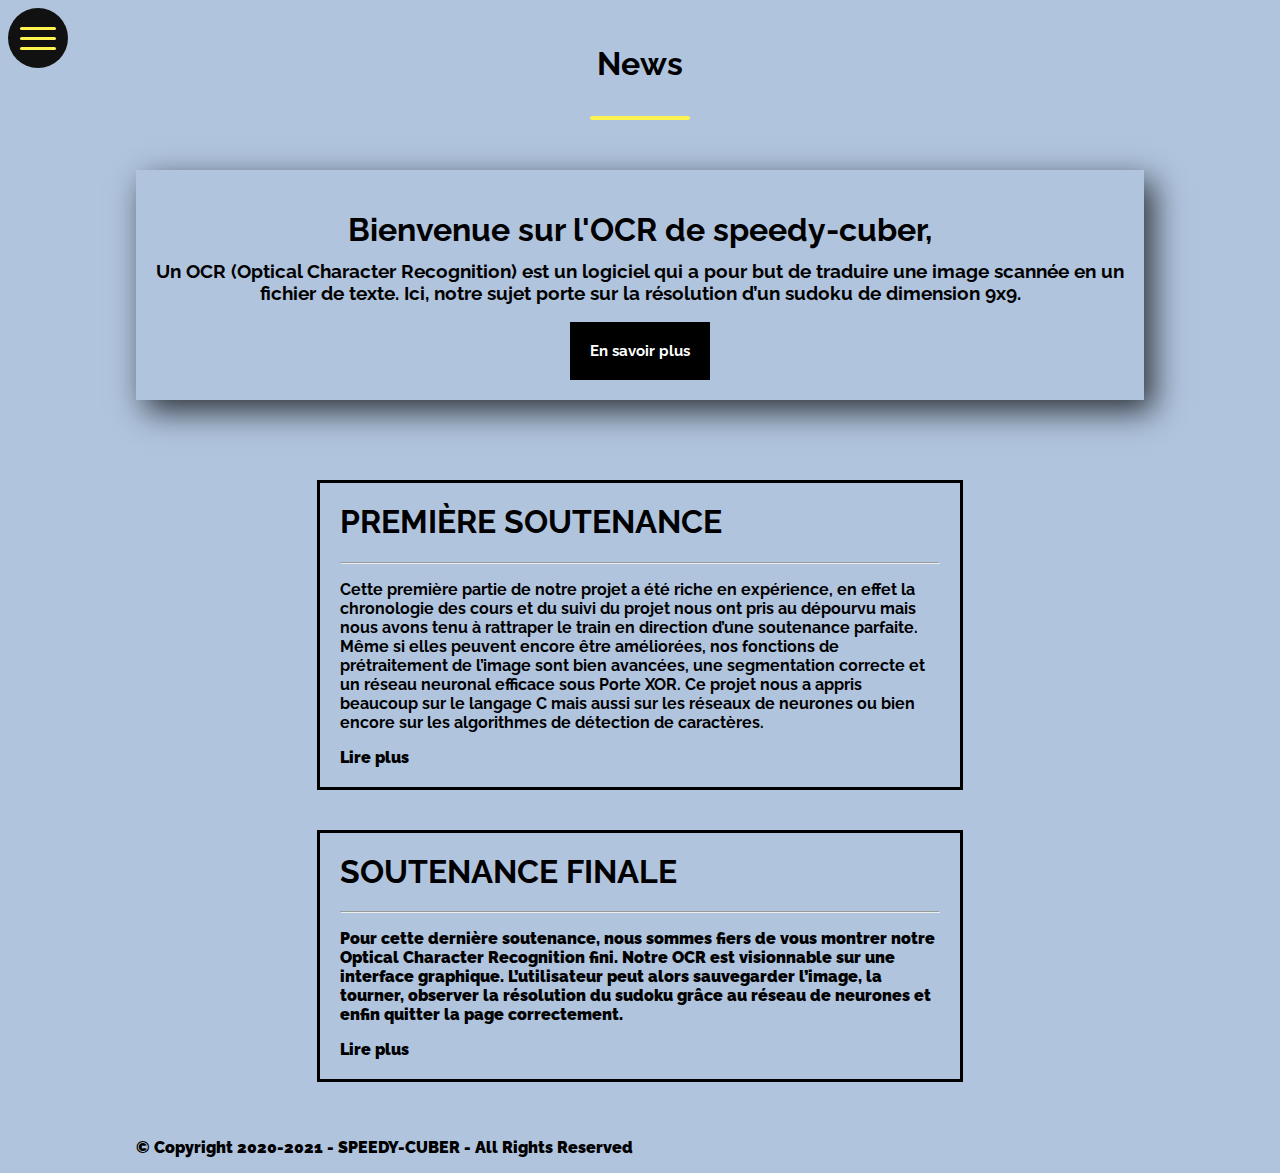
<file: actuals.html>
<!DOCTYPE html>
<html>
	<head>
		<meta charset="UTF-8" />
		<link rel="stylesheet" type="text/css" href="css/menu.css">
		<link rel="stylesheet" type="text/css" href="css/newspaper.css">
		<title>News</title>
	</head>

	<body>
		<!--hamburger-->
		<div class= "menu_container">
			<input type="checkbox" class="toggler">
			<div class="hamburger">
				<div></div>
			</div>
			<div class="menu">
				<div>
					<div>
						<ul style ="list-style-type: none;">
							<li><a href="index.html">Accueil</a>
							<li><a href="actuals.html">Actualités</a>
							<li><a href="photos.html">Galerie</a>
							<li><a href="Contacts.html">Contacts</a>
						</ul>
					</div>
				</div>
			</div>
		</div>
		<!--hamburger-->

		<div class="title">
			<h1>News</h1>
		</div>

		<div class="header">
			<h1>Bienvenue sur l'OCR de speedy-cuber,</h1>
			<h3>Un OCR (Optical Character Recognition) est un logiciel qui a
				pour but de traduire une image scannée en un fichier de texte. 
				Ici, notre sujet porte sur la résolution d’un sudoku de
				dimension 9x9.</h3>
			<a class="button" href="downloads/ocr_sudoku_solver_fr.pdf" download><strong>En savoir plus</a>
		</div>

		<div class="cartes">
			<div class="carte">
				<h1>Première soutenance</h1>
				<hr />
				<p>	Cette première partie de notre projet a été riche en
					expérience, en effet la chronologie des cours et du suivi du
					projet nous ont pris au dépourvu mais nous avons tenu à
					rattraper le train en direction d’une soutenance parfaite. Même
					si elles peuvent encore être améliorées, nos fonctions de
					prétraitement de l’image sont bien avancées, une segmentation
					correcte et un réseau neuronal efficace sous Porte XOR. Ce
					projet nous a appris beaucoup sur le langage C mais aussi sur
					les réseaux de neurones ou bien encore sur les algorithmes de
					détection de caractères.</p>
				<p>	</p>
				<a class="button" href="downloads/Rapport_1.pdf" download><strong>Lire plus</a>
			</div>
			<div class="carte">
				<h1>Soutenance finale</h1>
				<hr />
				<p>Pour cette dernière soutenance, nous sommes fiers de vous
					montrer notre Optical Character Recognition fini.
					Notre OCR est visionnable sur une interface graphique.
					L’utilisateur peut alors sauvegarder l’image, la tourner,
					observer la résolution du sudoku grâce au réseau de neurones
					et enfin quitter la page correctement.</p>
				<p></p>
				<p></p>
				<a class="button" href="downloads/rapport_2.pdf" download><strong>Lire plus</a>
			</div>

		</div>

		<footer>
			<p>&copy; Copyright  2020-2021 - SPEEDY-CUBER - All Rights Reserved</p>
		</footer>
	</body>
</html>
</file>
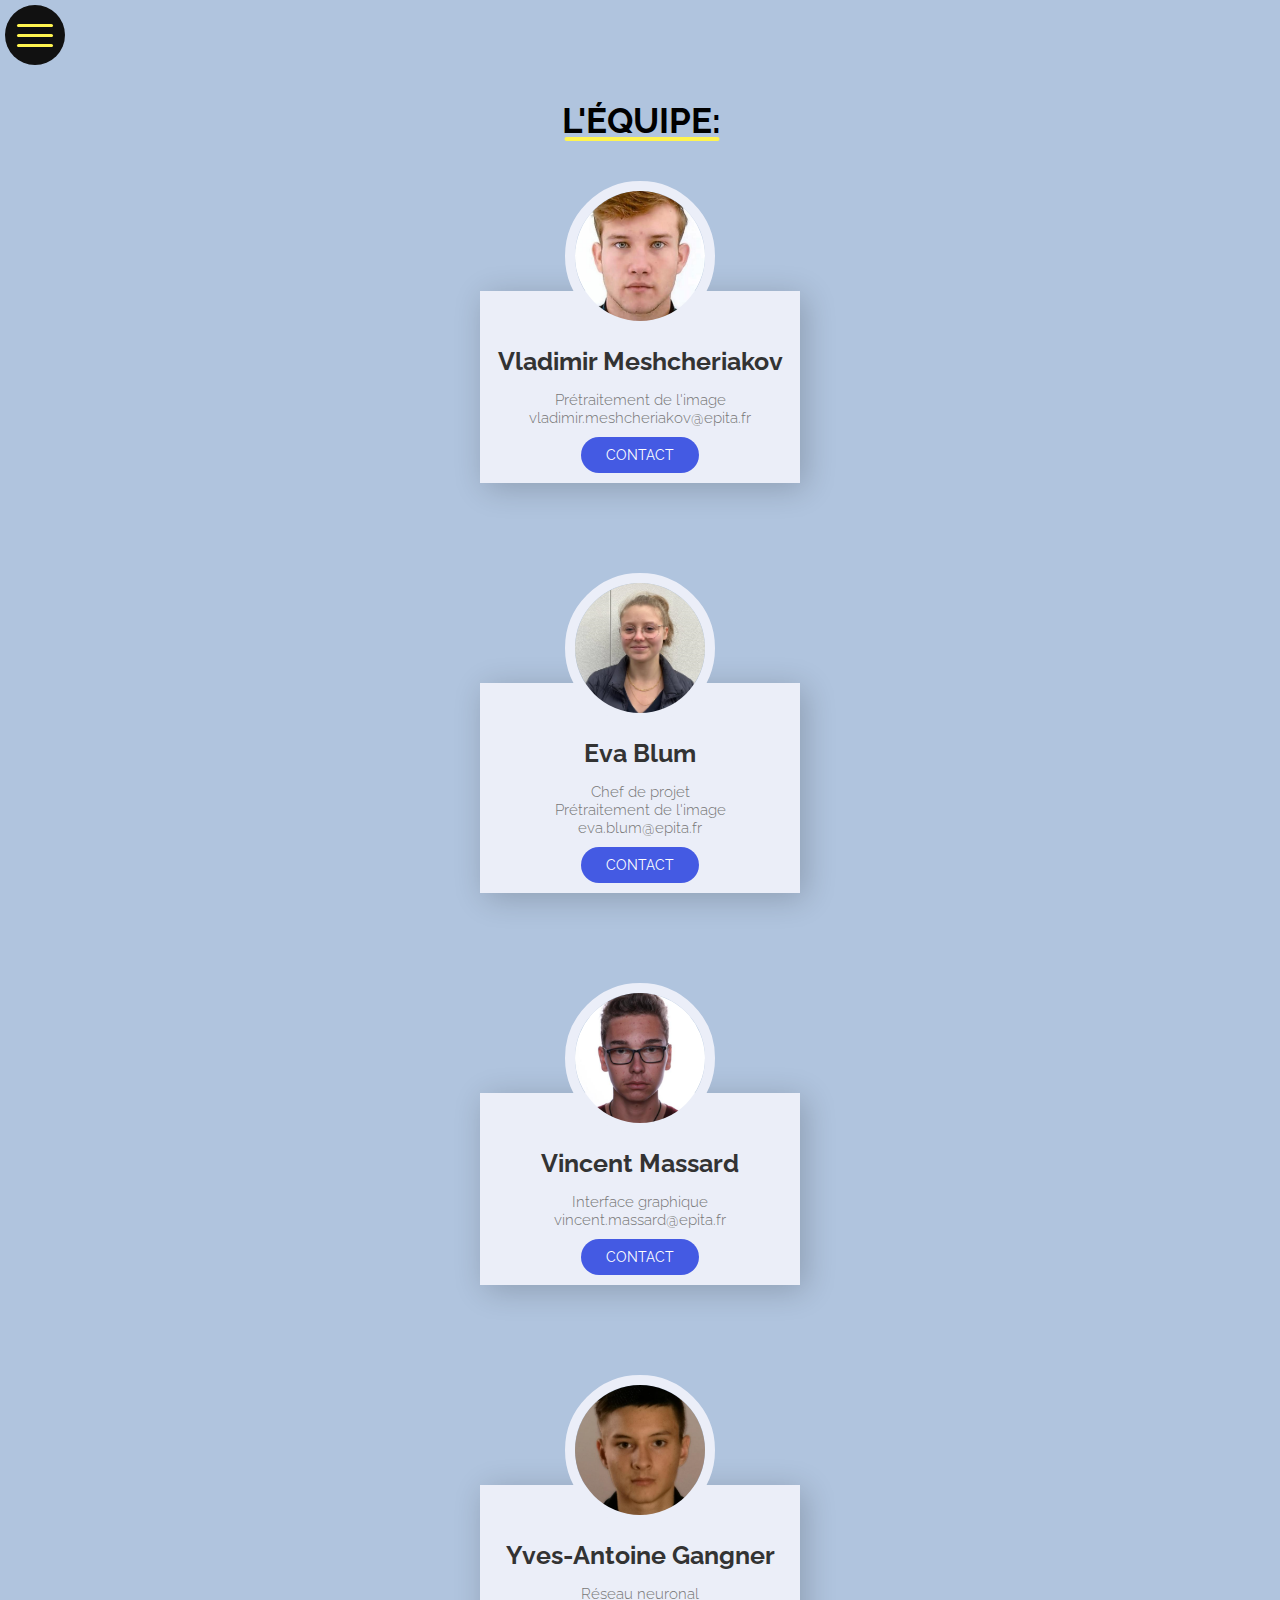
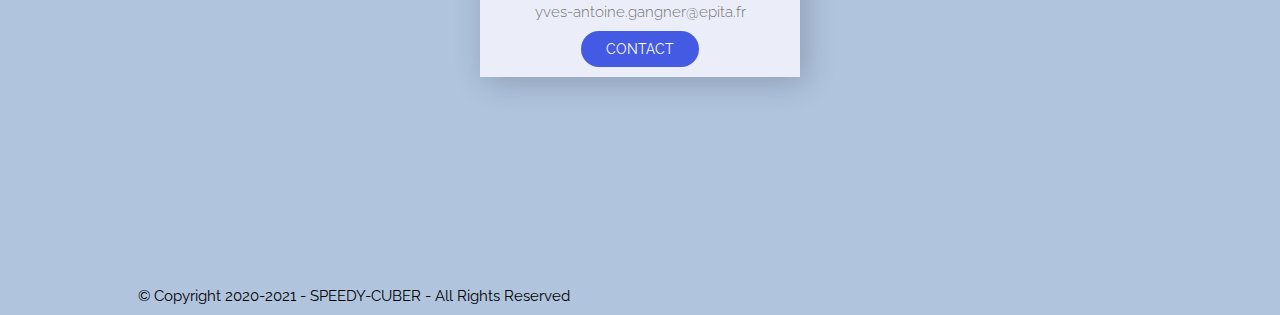
<file: Contacts.html>
<!DOCTYPE html>
<html>
	<head>
		<meta charset="UTF-8" />
		<link rel="stylesheet" type="text/css" href="css/menu.css">
		<link rel="stylesheet" type="text/css" href="css/contact.css">
		<title>Contacts</title>
	</head>

	<body>
		<!--hamburger-->
		<div class= "menu_container">
			<input type="checkbox" class="toggler">
			<div class="hamburger">
				<div></div>
			</div>
			<div class="menu">
				<div>
					<div>
						<ul>
							<li><a href="index.html">Accueil</a>
							<li><a href="actuals.html">Actualités</a>
							<li><a href="Contacts.html">Contacts</a>
							<li><a href="photos.html">Galerie</a>
						</ul>
					</div>
				</div>
			</div>
		</div>
		<!--hamburger-->
		<section>
			<div class="contain">
				<h1 class="heading">L'équipe:</h1>
				<div class="card-wrapper">
					<div class="card">
						<img class="profile-img" src="img/tete_vlad.png" alt="">
						<h2>Vladimir Meshcheriakov</h2>
						<p>Prétraitement de l'image</p>
						<p></p>
						<p></p>
						<p>vladimir.meshcheriakov@epita.fr</p>
						<a href="https://www.outlook.com" class="btn" target="_BLANK">Contact</a>
					</div>
					<div class="card">
						<img class="profile-img" src="img/tete_eva.jpg" alt="">
						<h2>Eva Blum</h2>
						<p>Chef de projet</p>
						<p>Prétraitement de l'image</p>
						<p>eva.blum@epita.fr</p>
						<a href="https://www.outlook.com" class="btn" target="_BLANK">Contact</a>
					</div>
					<div class="card">
						<img class="profile-img" src="img/tete_vincent.png" alt="">
						<h2>Vincent Massard</h2>
						<p>Interface graphique</p>
						<p></p>
						<p>vincent.massard@epita.fr</p>
						<a href="https://www.outlook.com" class="btn" target="_BLANK">Contact</a>
					</div>
					<div class="card">
						<img class="profile-img" src="img/tete_yves-antoine.png" alt="">
						<h2>Yves-Antoine Gangner</h2>
						<p>Réseau neuronal</p>
						<p>  </p>
						<p>yves-antoine.gangner@epita.fr</p>
						<a href="https://www.outlook.com" class="btn" target="_BLANK">Contact</a>
					</div>
				</div>
			</div>

		</section>

		<footer>
				<p>&copy; Copyright  2020-2021 - SPEEDY-CUBER - All Rights Reserved</p>
		</footer>
	</body>
</html>
</file>
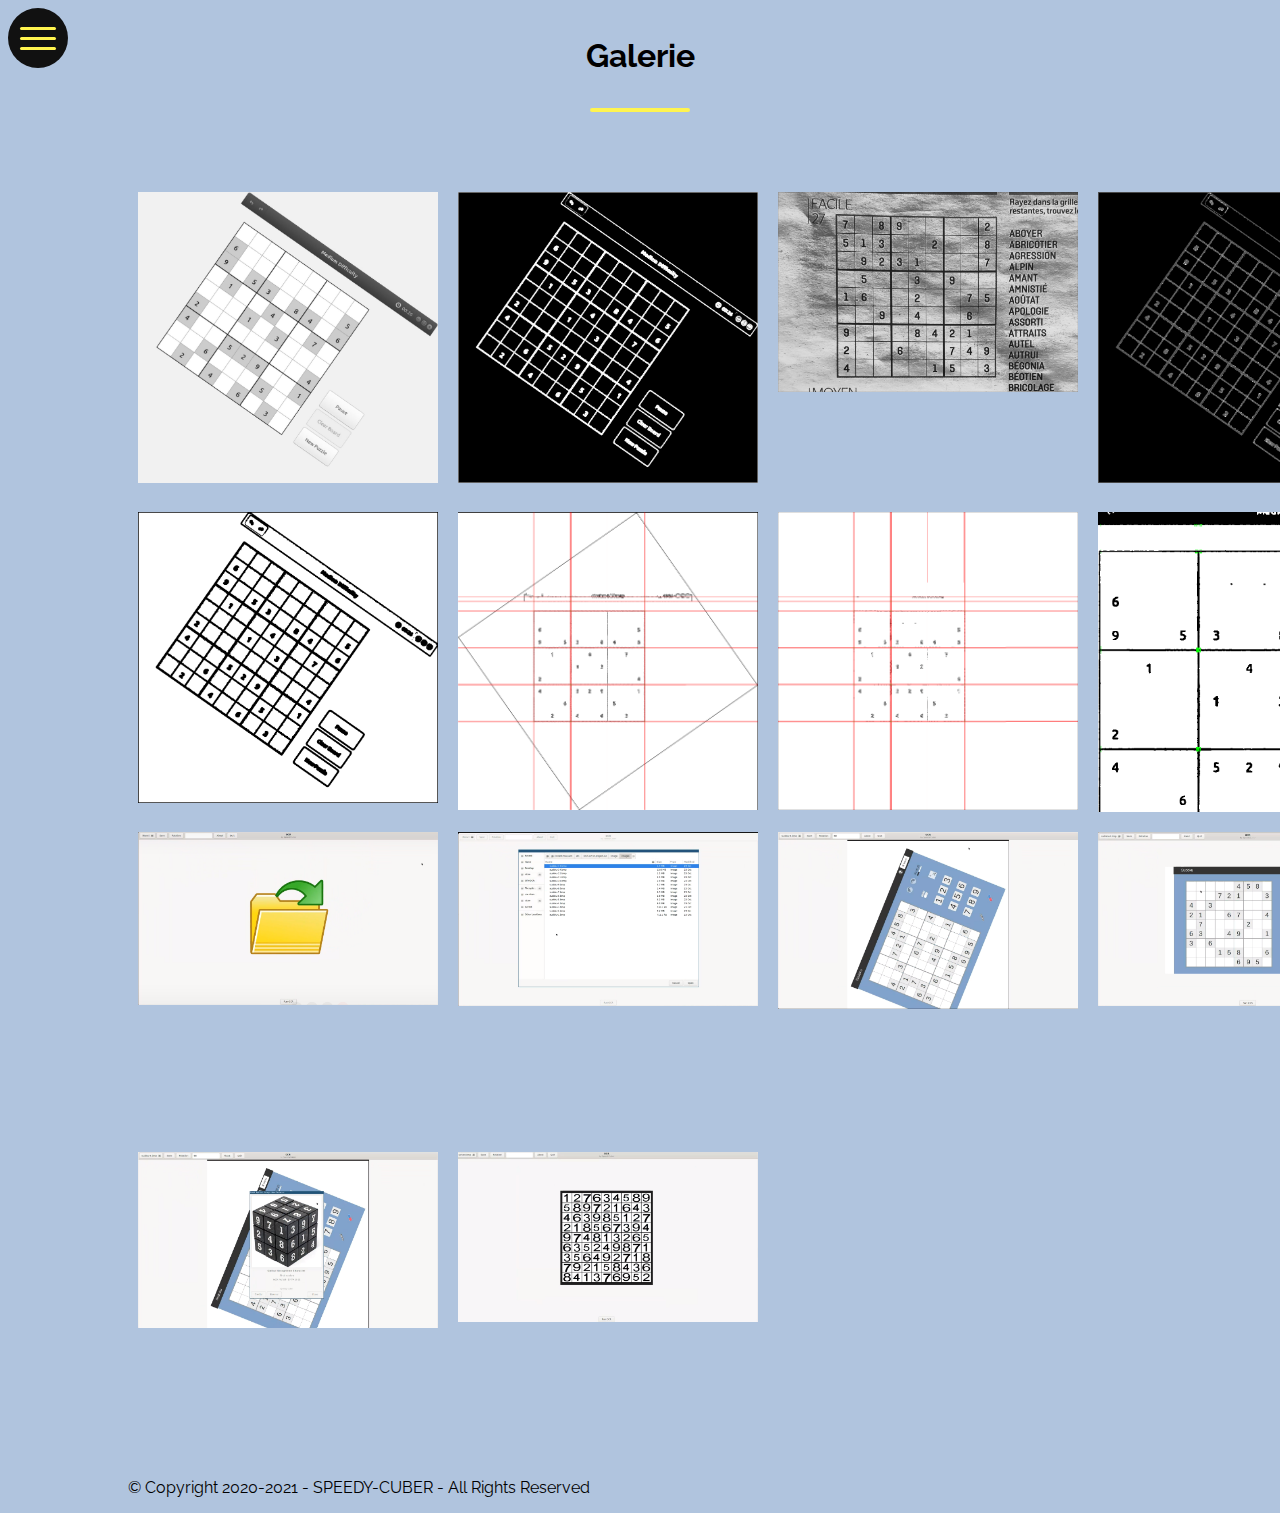
<file: photos.html>
<!DOCTYPE html>
<html>
	<head>
		<meta charset="UTF-8" />
		<link rel="stylesheet" type="text/css" href="css/menu.css">
		<link rel="stylesheet" type="text/css" href="css/newspaper.css">
		<link rel="stylesheet" type="text/css" href="css/galerie.css">
		<title>Galerie</title>
	</head>

	<body>
		<!--hamburger-->
		<div class= "menu_container">
			<input type="checkbox" class="toggler">
			<div class="hamburger">
				<div></div>
			</div>
			<div class="menu">
				<div>
					<div>
						<ul style ="list-style-type: none;">
							<li><a href="index.html">Accueil</a>
							<li><a href="actuals.html">Actualités</a>
							<li><a href="photos.html">Galerie</a>
							<li><a href="Contacts.html">Contacts</a>
						</ul>
					</div>
				</div>
			</div>
		</div>
		<!--hamburger-->

		<div class="title">
			<h1>Galerie</h1>
		</div>

		<div class="containing">			<!--12 box -->
			<div class="box">
				<div class="imgBox">
					<img src="Galerie/grayscale.png">
				</div>
				<div class="details">
					<div class="content">
						<h2>Application du filtre greyscale</h2>
						<p>Utilisation des nuances de gris pour transformer par la suite 
							l'image en noir et blanc afin de récupérer plus facilement les caractères.
						</p>
					</div>
				</div>
			</div>
			<div class="box">
				<div class="imgBox">
					<img src="Galerie/binary_otsu.png">
				</div>
				<div class="details">
					<div class="content">
						<h2>Application de la binarisation de l'image</h2>
						<p><p>
					</div>
				</div>
			</div>
			<div class="box">
				<div class="imgBox">
					<img src="Galerie/gauss.jpg">
				</div>
				<div class="details">
					<div class="content">
						<h2>Application du filtre de gauss</h2>
						<p>Utile pour éliminer les bruits de l'image<p>
					</div>
				</div>
			</div>
			<div class="box">
				<div class="imgBox">
					<img src="Galerie/sobel.png">
				</div>
				<div class="details">
					<div class="content">
						<h2>Application du filtre de sobel</h2>
						<p>Filtre nous aidant à détecter les contours de la grille du sudoku
						</p>
					</div>
				</div>
			</div>
			<div class="box">
				<div class="imgBox">
					<img src="Galerie/hyster.png">
				</div>
				<div class="details">
					<div class="content">
						<h2>Application du filtre hystérésis</h2>
						<p>Filtre accompagné du filtre de Canny pour obtenir une meilleure détection des contours de la grille </p>
					</div>
				</div>
			</div>
			<div class="box">
				<div class="imgBox">
					<img src="Galerie/form.png">
				</div>
				<div class="details">
					<div class="content">
						<h2>Démonstation de la transformée de Hough</h2>
						<p>Utilisée ici pour montrer la détection des lignes et des colonnes de notre grille de sudoku</p>
					</div>
				</div>
			</div>
			<div class="box">
				<div class="imgBox">
					<img src="Galerie/coloured.png">
				</div>
				<div class="details">
					<div class="content">
						<h2>Démonstration de la transformée de Hough avec les contours détourés de l'image originale</h2>
						<p>Hough a été utile ici pour trouvr l'angle de rotation<p>
					</div>
				</div>
			</div>
			<div class="box">
				<div class="imgBox">
					<img src="Galerie/before.png">
				</div>
				<div class="details">
					<div class="content">
						<h2>Seulement la grille de sudoku est gardé</h2>
						<p></p>
					</div>
				</div>
			</div>
			<div class="box">
				<div class="imgBox">
					<img src="Galerie/GTK_page1.png">
				</div>
				<div class="details">
					<div class="content">
						<h2>Page d'entrée de l'interface graphique</h2>
						<p></p>
					</div>
				</div>
			</div>
			<div class="box">
				<div class="imgBox">
					<img src="Galerie/GTK_page2.png">
				</div>
				<div class="details">
					<div class="content">
						<h2>Choix de l'image sur l'interface graphique</h2>
						<p></p>
					</div>
				</div>
			</div>
			<div class="box">
				<div class="imgBox">
						<img src="Galerie/GTK_page4.png">
					</div>
					<div class="details">
						<div class="content">
							<h2>Image choisie par l'utilsateur</h2>
							<p>Détection de l'angle pour remettre l'image droite</p>
						</div>
					</div>
				</div>
			<div class="box">
				<div class="imgBox">
					<img src="Galerie/GTK_page3.png">
				</div>
				<div class="details">
					<div class="content">
						<h2>Image correctement tournée par notre programme</h2>
						<p></p>
					</div>
				</div>
			</div>
			<div class="box">
				<div class="imgBox">
					<img src="Galerie/GTK_page5.png">
				</div>
				<div class="details">
					<div class="content">
						<h2>Démonstration de l'interface utilisateur</h2>
						<p></p>
					</div>
				</div>
			</div>
			<div class="box">
				<div class="imgBox">
					<img src="Galerie/GTK_final.png">
				</div>
				<div class="details">
					<div class="content">
						<h2>Démonstration du résultat final de notre OCR</h2>
						<p></p>
					</div>
				</div>
			</div>
		</div>



		<footer>
			<p>&copy; Copyright  2020-2021 - SPEEDY-CUBER - All Rights Reserved</p>
		</footer>
	</body>
</html>
</file>
<file: css/menu.css>
.menu_container{
	position: fixed;
	top: 0;
	left: 0;
	z-index: 2;
}

.toggler{
	position: absolute;
	top: 0.5rem;
	left: 0.5rem;
	width: 60px;
	height: 60px;
	border-radius: 50%;
	opacity: 0;
	z-index: 3;
	cursor: pointer;
}


.hamburger{
	position: absolute;
	top: 0.5rem;
	left: 0.5rem;
	width: 60px;
	height: 60px;
	border-radius: 50%;
	background-color: #111;
	display: flex;
	justify-content: center;
	align-items: center;
	z-index: 2;
}


.hamburger>div{
	position: absolute;
	width: 60%;
	height: 3px;
	border-radius: 1.5px;
	background-color: #fff44f;
	transition: 0.4s;
}
.hamburger>div:before, .hamburger>div:after{
	content: '';
	position: absolute;
	width: 100%;
	height: 3px;
	border-radius: 1.5px;
	background-color: #fff44f;
	transition: 0.4s;
}
.hamburger>div:before{
	top: -10px;
}
.hamburger>div:after{
	top: 10px;
}


.toggler:checked + .hamburger>div{
	transform: rotate(135deg)
}
.toggler:checked:hover + .hamburger>div{
	transform: rotate(225deg)
}
.toggler:checked + .hamburger>div:after, .toggler:checked + .hamburger>div:before{
	transform: rotate(90deg);
	top: 0;
}
.toggler:checked ~ .menu{
	visibility: visible;
}
.toggler:checked ~ .menu > div{
	transform: translateX(-50%) translateY(-50%);
}
.toggler:checked ~ .menu > div > div{
	opacity: 1;
}

.menu{
	position: fixed;
	top: 0;
	left: 0;
	width: 100vw;
	height: 100vh;
	visibility: hidden;
	transition: 0.6s;
}
.menu > div{
	position: absolute;
	width: 1600px;
	height: 1600px;
	border-radius: 50%;
	top: 50%;
	left: 50%;
	transform: translateX(-150%) translateY(-50%);
	background-color: rgba(0, 0, 0, 0.9);
	transition: 0.6s;
	display: flex;
	justify-content: center;
	align-items: center;
}
.menu > div > div{
	max-width: 90vw;
	max-height: 100vh;
	display: flex;
	justify-content: center;
	align-items: center;
	text-align: center;
	opacity: 0;
}
.menu > div > div > ul > li > a{
	text-decoration: none;
	margin: 0.5rem;
	display: inline-block;
	font-size: 20px;
	font-weight: 550;
	text-transform: uppercase;
	color: #fff;
	transition: 0.3s;
}
.menu > div > div > ul > li > a:hover{
	color: #fff44f;
}
</file>
<file: css/newspaper.css>
@import url('https://fonts.googleapis.com/css2?family=Raleway&display=swap');

body{
	padding: 0;
	position: absolute;
	left: 10%;
	right: 10%;
	font-family: 'Raleway', sans-serif;
	background-color: #B0C4DE;
}

.title{
	text-align: center;
	color: #000000;
	padding: 1rem;
	position: relative;
}
.title:after{
	content: '';
	position: absolute;
	bottom: 0;
	left: 50%;
	transform: translateX(-50%);
	height: 4px;
	width: 100px;
	background-color: #fff44f;
	border-radius: 2px;
}

.header{
	margin-top: 50px;
	display: flex;
	flex-direction: column;
	align-items: center;
	text-align: center;
	padding: 20px;
	box-shadow: 9px 11px 30px 0px rgba(0,0,0,0.75);
	-webkit-box-shadow: 9px 11px 30px 0px rgba(0,0,0,0.75);
	-moz-box-shadow: 9px 11px 30px 0px rgba(0,0,0,0.75);
}
.header h3{
	margin-top: -10px;
}
.header .button{
	background-color: #000000;
	color: #fff;
	font-size: 15px;
	padding: 20px;
	border: none;
	outline: none;
	cursor: pointer;
	text-decoration: none;
}
.header .button:hover{
	background-color: rgb(218, 218,218);
	color: #000000;
}

.cartes {
	margin-top: 80px;
	display: flex;
	flex-direction: column;
	align-items: center;
}
.cartes .carte {
	max-width: 600px;
	border: 3px solid #000000;
	margin-bottom: 40px;
	padding: 20px;
}
.cartes .carte h1{
	margin-top: 0px;
	text-transform: uppercase;
}
.cartes .carte a{
	text-decoration: none;
	color: #000000;
	font-weight: bold;
}
</file>
<file: css/contact.css>
@import url('https://fonts.googleapis.com/css2?family=Raleway&display=swap');

body{
	padding: 0;
	position: absolute;
	left: 10%;
	right: 10%;
	font-family: 'Raleway', sans-serif;
	background-color: #B0C4DE;
}

*{
	margin: 0;
	padding: 0;
	box-sizing: border-box;
}

html{
	font-size: 10px;
	background-color: #B0C4DE;
}

section{
	padding: 10rem 0;
	background-color: #B0C4DE;
	color: #000000;
}

.heading{
	text-transform: uppercase;
	font-size: 3.5rem;
	margin-right: -3px;
	margin-bottom: 5rem;
	text-align: center;
	color: #000000;
	position: relative;
}
.heading:after{
	content: '';
	position: absolute;
	bottom: 0;
	left: 50%;
	transform: translateX(-50%);
	height: 4px;
	width: 155px;
	background-color: #fff44f;
	border-radius: 2px;
}

.card-wrapper{
	display: flex;
	flex-direction: column;
	align-items: center;
	align-content: center;
}
.card{
	width: 32rem;
	background-color: #ebeef8;
	display: flex;
	flex-direction: column;
	column-count: 2;
	align-items: center;
	justify-content: center;
	margin: 10rem 0;
	box-shadow: 0.5rem 0.5rem 3rem rgba(0, 0, 0, 0.2);
}
.card h2{
	font-size: 2.5rem;
	color: #333;
	margin: 1.5rem 0;
}
.card p{
	color: #777;
	font-size: 1.5rem;
	font-weight: 300;
}
.card .btn{
	padding: 1rem 2.5rem;
	background-color: #445ae3;
	border-radius: 2rem;
	margin: 1rem 0;
	text-transform: uppercase;
	color: #fff;
	font-size: 1.4rem;
	transition: all 0.5s;
	text-decoration: none;
}
.card .btn:hover{
	transform: translateY(-2px);
	box-shadow: 0.5rem 0.5rem 2rem rgba(0, 0, 0, 0.2);
}
.card .btn:active{
	transform: translateY(0);
	box-shadow: none;
}

.profile-img{
	width: 15rem;
	height: 15rem;
	object-fit: cover;
	border-radius: 50%;
	margin-top: -11rem;
	z-index: 1;
	border: 1rem solid #ebeef8;
}

@media screen and (min-width: 700px){
	.card-wrapper{
		flex-direction: row;
		flex-wrap: wrap;
		justify-content: center;
		align-items: center;
	}
	.card{
		margin: 10rem;
		transition: transform 0.5s;
	}
}

@keyframes fadeIn{
	from {
		opacity: 0;
	}
	to{
		opacity: 1;
	}
}
.card:nth-child(1){
	animation: fadeIn 0.5s 0.5s backwards;
}
.card:nth-child(2){
	animation: fadeIn 0.5s 1s backwards;
}
.card:nth-child(3){
	animation: fadeIn 0.5s 1.5s backwards;
}
.card:nth-child(4){
	animation: fadeIn 0.5s 2s backwards;
}
.card:hover{
	transform: scale(1.05);
}

footer{
	color: #000000;
	font-size: 15px;
	padding: 10px;
}
</file>
<file: css/galerie.css>
body{
	margin: 0;
	padding: 0;
}

.containing{
	width: 1280px;
	margin: 70px auto 0;
	display: flex;
	flex-direction: row;
	flex-wrap: wrap;
}

.containing .box{
	position: relative;
	width: 300px;
	height: 300px;
	background: #B0C4DE;
	margin: 10px;
	box-sizing: border-block;
	display: inline-block;
}

.containing .box .imgBox{
	position: relative;
	overflow: hidden;
	width: 100%;
	height: 100%;
}
.imgBox > img {
  object-fit: cover;
}
.containing .box .imgBox img{
	max-width: 100%;
	transition: transform 2s;
}
.containing .box:hover .imgBox img{
	transform: scale(1.2);
}

.containing .box .details{
	position: absolute;
	top: 10px;
	left: 10px;
	bottom: 10px;
	right: 10px;
	background: rgba(0,0,0,.8);
	transform: scaleY(0);
	transition: transform .5s;
}
.containing .box:hover .details{
	transform: scaleY(1);
}

.containing .box .details .content{
	position: absolute; 
	top: 50%;
	transform: translateY(-50%);
	text-align: center; 
	padding: 15px;
	color: #fff;
}
.containing .box .details .content h2{
	margin: 0;
	padding: 0;
	font-size: 20px; 
	color: #ff0;
}
.containing .box .details .content p{
	margin: 10px 0 0;
	padding: 0;
}
</file>
